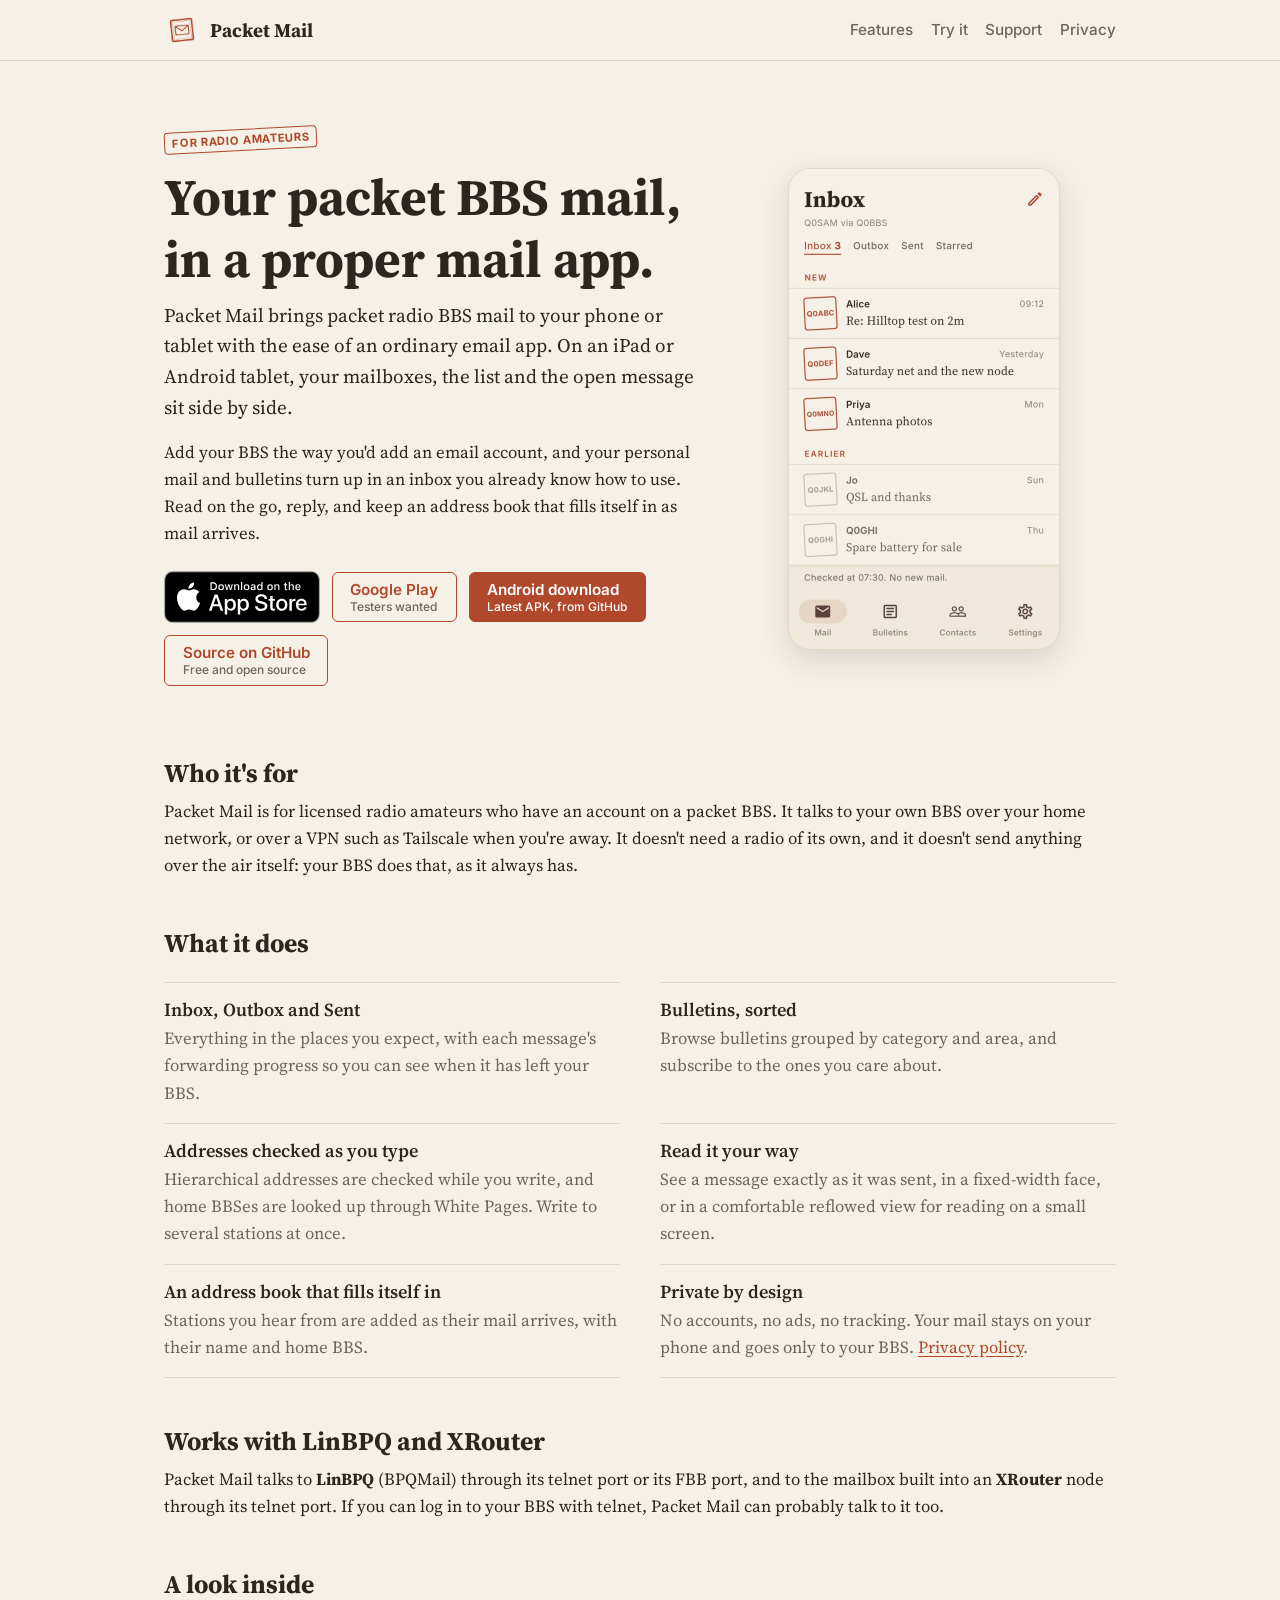
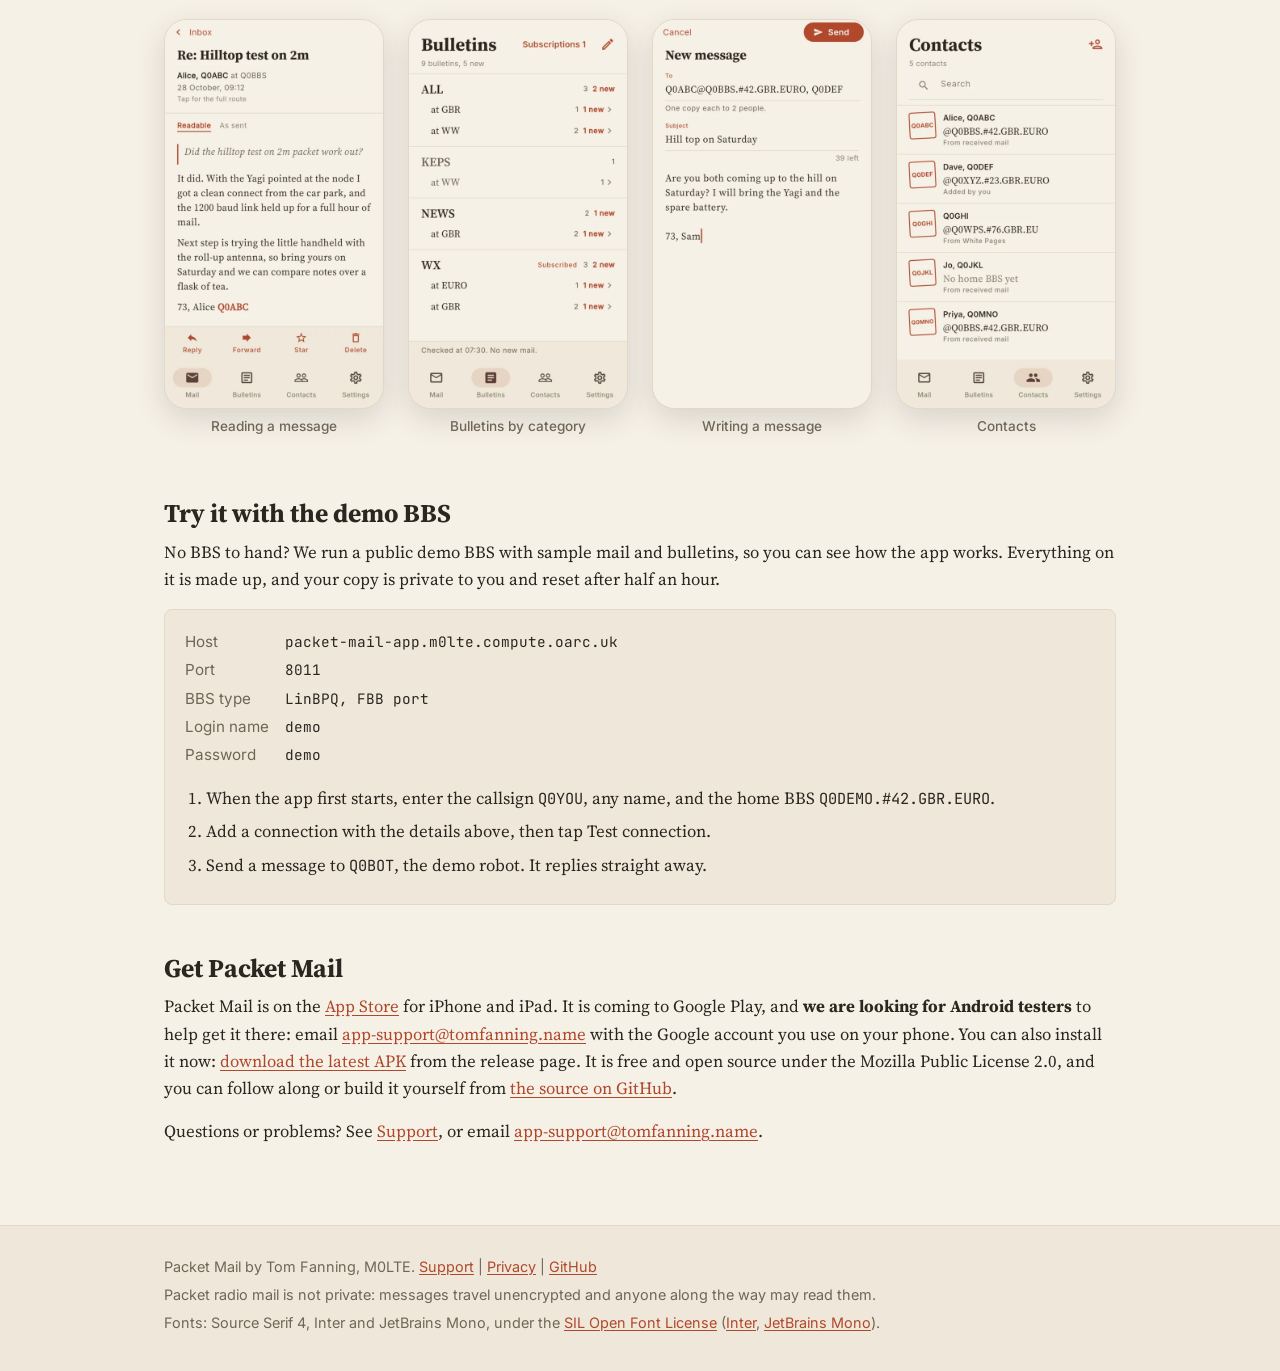
<file: site/index.html>
<!doctype html>
<html lang="en-GB">
<head>
<meta charset="utf-8">
<meta name="viewport" content="width=device-width, initial-scale=1">
<title>Packet Mail: packet radio BBS mail on your phone or tablet</title>
<meta name="description" content="Packet Mail brings packet radio BBS mail to your iPhone, iPad or Android phone or tablet, with the ease of an ordinary email app. Works with LinBPQ and XRouter. For licensed radio amateurs.">
<meta name="theme-color" content="#F6F1E7">
<link rel="icon" href="favicon.png" type="image/png">
<link rel="apple-touch-icon" href="assets/img/apple-touch-icon.png">
<link rel="preload" href="assets/fonts/SourceSerif4.woff2" as="font" type="font/woff2" crossorigin>
<link rel="stylesheet" href="assets/site.css?v=20261111">
<meta property="og:title" content="Packet Mail">
<meta property="og:description" content="Packet radio BBS mail on your phone or tablet, as easy as email.">
<meta property="og:image" content="https://packet-mail.m0lte.uk/assets/img/icon-512.png">
<meta property="og:url" content="https://packet-mail.m0lte.uk/">
</head>
<body>
<a class="skip" href="#main">Skip to content</a>

<header class="site-head">
  <div class="wrap">
    <a class="brand" href="./"><img src="assets/img/icon-192.png" alt="" width="36" height="36">Packet Mail</a>
    <nav aria-label="Main">
      <ul>
        <li><a href="#features">Features</a></li>
        <li><a href="#demo">Try it</a></li>
        <li><a href="support.html">Support</a></li>
        <li><a href="privacy.html">Privacy</a></li>
      </ul>
    </nav>
  </div>
</header>

<main id="main">
  <div class="wrap">

    <section class="hero" aria-labelledby="title">
      <div>
        <p class="stamp">FOR RADIO AMATEURS</p>
        <h1 id="title">Your packet BBS mail, in a proper mail app.</h1>
        <p class="lead">Packet Mail brings packet radio BBS mail to your phone or tablet with the ease of an ordinary email app. On an iPad or Android tablet, your mailboxes, the list and the open message sit side by side.</p>
        <p>Add your BBS the way you'd add an email account, and your personal mail and bulletins turn up in an inbox you already know how to use. Read on the go, reply, and keep an address book that fills itself in as mail arrives.</p>
        <div class="buttons">
          <a class="store-badge" href="https://apps.apple.com/gb/app/id6827955908"><img src="assets/img/app-store-badge.svg" alt="Download on the App Store" width="157" height="52"></a>
          <a class="button" href="mailto:app-support@tomfanning.name?subject=Packet%20Mail%20Android%20tester">Google Play<small>Testers wanted</small></a>
          <a class="button primary" href="https://github.com/m0lte/packet-mail/releases/latest">Android download<small>Latest APK, from GitHub</small></a>
          <a class="button" href="https://github.com/m0lte/packet-mail">Source on GitHub<small>Free and open source</small></a>
        </div>
      </div>
      <div class="shot">
        <img class="phone" src="assets/img/01-inbox.webp" width="540" height="960" alt="The Packet Mail inbox: three new messages with red callsign stamps, then two earlier ones, under the Inbox, Outbox, Sent and Starred tabs.">
      </div>
    </section>

    <section aria-labelledby="who">
      <h2 id="who">Who it's for</h2>
      <p>Packet Mail is for licensed radio amateurs who have an account on a packet BBS. It talks to your own BBS over your home network, or over a VPN such as Tailscale when you're away. It doesn't need a radio of its own, and it doesn't send anything over the air itself: your BBS does that, as it always has.</p>
    </section>

    <section id="features" aria-labelledby="features-title">
      <h2 id="features-title">What it does</h2>
      <ul class="features">
        <li>
          <h3>Inbox, Outbox and Sent</h3>
          <p>Everything in the places you expect, with each message's forwarding progress so you can see when it has left your BBS.</p>
        </li>
        <li>
          <h3>Bulletins, sorted</h3>
          <p>Browse bulletins grouped by category and area, and subscribe to the ones you care about.</p>
        </li>
        <li>
          <h3>Addresses checked as you type</h3>
          <p>Hierarchical addresses are checked while you write, and home BBSes are looked up through White Pages. Write to several stations at once.</p>
        </li>
        <li>
          <h3>Read it your way</h3>
          <p>See a message exactly as it was sent, in a fixed-width face, or in a comfortable reflowed view for reading on a small screen.</p>
        </li>
        <li>
          <h3>An address book that fills itself in</h3>
          <p>Stations you hear from are added as their mail arrives, with their name and home BBS.</p>
        </li>
        <li>
          <h3>Private by design</h3>
          <p>No accounts, no ads, no tracking. Your mail stays on your phone and goes only to your BBS. <a href="privacy.html">Privacy policy</a>.</p>
        </li>
      </ul>
    </section>

    <section aria-labelledby="bbs">
      <h2 id="bbs">Works with LinBPQ and XRouter</h2>
      <p>Packet Mail talks to <strong>LinBPQ</strong> (BPQMail) through its telnet port or its FBB port, and to the mailbox built into an <strong>XRouter</strong> node through its telnet port. If you can log in to your BBS with telnet, Packet Mail can probably talk to it too.</p>
    </section>

    <section aria-labelledby="gallery-title">
      <h2 id="gallery-title">A look inside</h2>
      <ul class="gallery">
        <li><figure><img class="phone" src="assets/img/02-message.webp" width="540" height="960" loading="lazy" alt="A reply from Alice open in the readable view, with the quoted question in italics and Reply, Forward, Star and Delete below."><figcaption>Reading a message</figcaption></figure></li>
        <li><figure><img class="phone" src="assets/img/03-bulletins.webp" width="540" height="960" loading="lazy" alt="The bulletins browser: ALL, KEPS, NEWS and WX, each split by area, with counts of new bulletins and one subscription."><figcaption>Bulletins by category</figcaption></figure></li>
        <li><figure><img class="phone" src="assets/img/04-compose.webp" width="540" height="960" loading="lazy" alt="Writing a new message to two stations at once, one copy each, with a full hierarchical address in the To line."><figcaption>Writing a message</figcaption></figure></li>
        <li><figure><img class="phone" src="assets/img/06-address-book.webp" width="540" height="960" loading="lazy" alt="The contacts list: each station with its callsign stamp, name, home BBS and where the details came from."><figcaption>Contacts</figcaption></figure></li>
      </ul>
    </section>

    <section id="demo" aria-labelledby="demo-title">
      <h2 id="demo-title">Try it with the demo BBS</h2>
      <p>No BBS to hand? We run a public demo BBS with sample mail and bulletins, so you can see how the app works. Everything on it is made up, and your copy is private to you and reset after half an hour.</p>
      <div class="panel">
        <dl class="details">
          <dt>Host</dt><dd>packet-mail-app.m0lte.compute.oarc.uk</dd>
          <dt>Port</dt><dd>8011</dd>
          <dt>BBS type</dt><dd>LinBPQ, FBB port</dd>
          <dt>Login name</dt><dd>demo</dd>
          <dt>Password</dt><dd>demo</dd>
        </dl>
        <ol class="steps">
          <li>When the app first starts, enter the callsign <code>Q0YOU</code>, any name, and the home BBS <code>Q0DEMO.#42.GBR.EURO</code>.</li>
          <li>Add a connection with the details above, then tap Test connection.</li>
          <li>Send a message to <code>Q0BOT</code>, the demo robot. It replies straight away.</li>
        </ol>
      </div>
    </section>

    <section aria-labelledby="get">
      <h2 id="get">Get Packet Mail</h2>
      <p>Packet Mail is on the <a href="https://apps.apple.com/gb/app/id6827955908">App Store</a> for iPhone and iPad. It is coming to Google Play, and <strong>we are looking for Android testers</strong> to help get it there: email <a href="mailto:app-support@tomfanning.name?subject=Packet%20Mail%20Android%20tester">app-support@tomfanning.name</a> with the Google account you use on your phone. You can also install it now: <a href="https://github.com/m0lte/packet-mail/releases/latest">download the latest APK</a> from the release page. It is free and open source under the Mozilla Public License 2.0, and you can follow along or build it yourself from <a href="https://github.com/m0lte/packet-mail">the source on GitHub</a>.</p>
      <p>Questions or problems? See <a href="support.html">Support</a>, or email <a href="mailto:app-support@tomfanning.name">app-support@tomfanning.name</a>.</p>
    </section>

  </div>
</main>

<footer class="site-foot">
  <div class="wrap">
    <p>Packet Mail by Tom Fanning, M0LTE. <a href="support.html">Support</a> | <a href="privacy.html">Privacy</a> | <a href="https://github.com/m0lte/packet-mail">GitHub</a></p>
    <p>Packet radio mail is not private: messages travel unencrypted and anyone along the way may read them.</p>
    <p>Fonts: Source Serif 4, Inter and JetBrains Mono, under the <a href="assets/fonts/OFL-SourceSerif4.txt">SIL Open Font License</a> (<a href="assets/fonts/OFL-Inter.txt">Inter</a>, <a href="assets/fonts/OFL-JetBrainsMono.txt">JetBrains Mono</a>).</p>
  </div>
</footer>
</body>
</html>
</file>
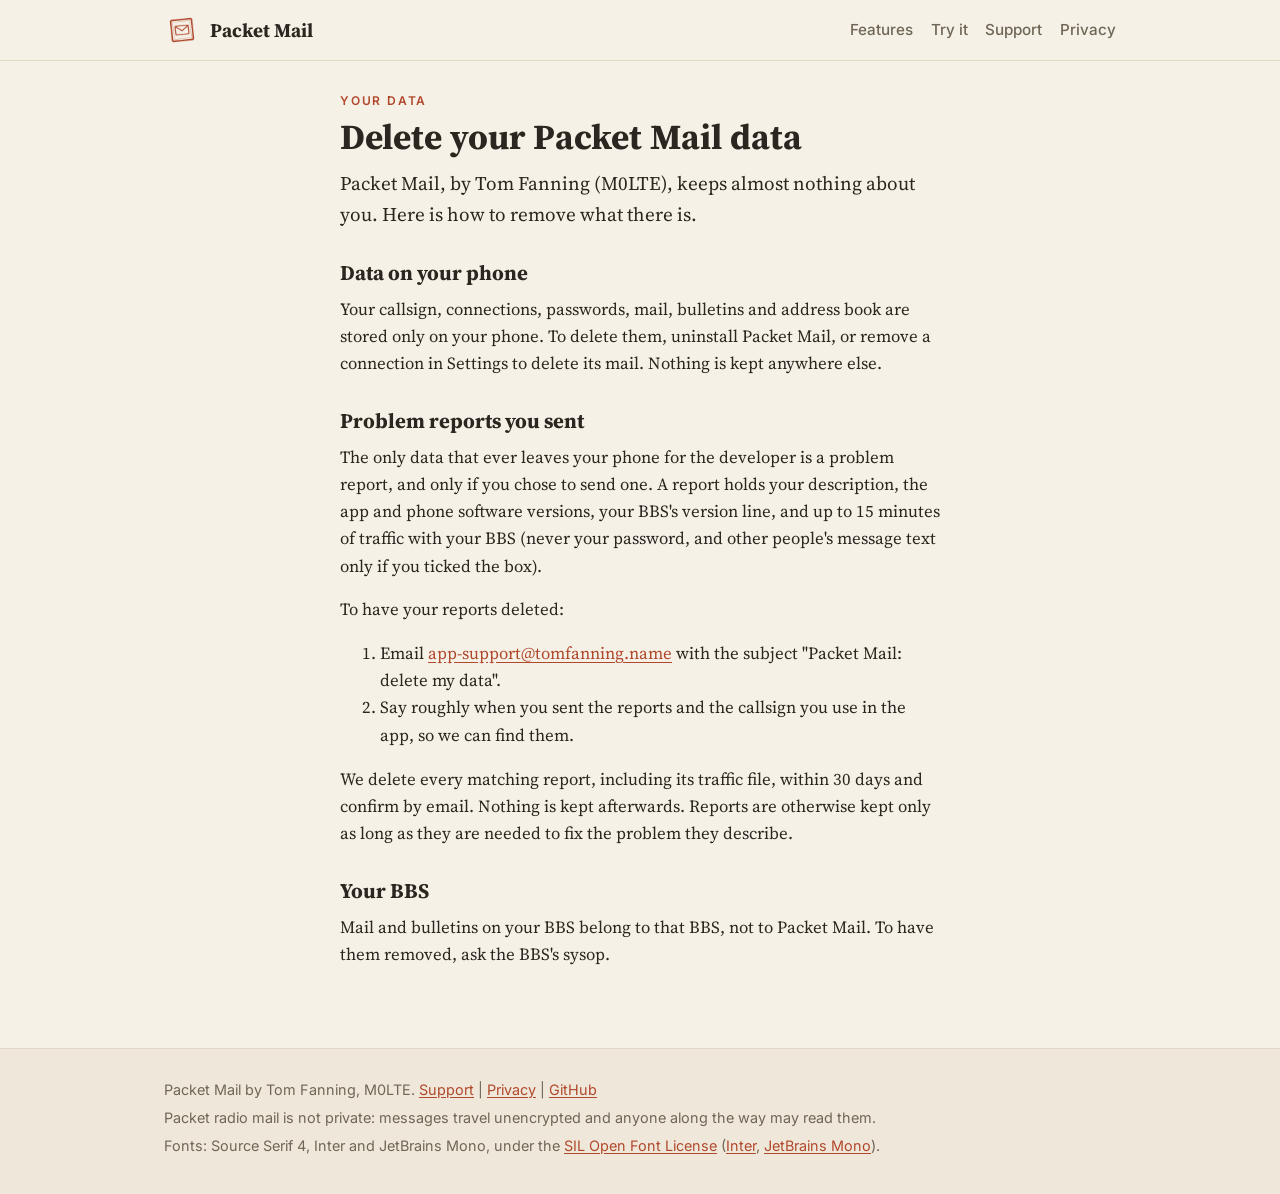
<file: site/delete-data.html>
<!doctype html>
<html lang="en-GB">
<head>
<meta charset="utf-8">
<meta name="viewport" content="width=device-width, initial-scale=1">
<title>Delete your data: Packet Mail</title>
<meta name="description" content="How to ask for your Packet Mail data to be deleted.">
<meta name="theme-color" content="#F6F1E7">
<link rel="icon" href="favicon.png" type="image/png">
<link rel="apple-touch-icon" href="assets/img/apple-touch-icon.png">
<link rel="stylesheet" href="assets/site.css?v=20261111">
</head>
<body>
<a class="skip" href="#main">Skip to content</a>

<header class="site-head">
  <div class="wrap">
    <a class="brand" href="./"><img src="assets/img/icon-192.png" alt="" width="36" height="36">Packet Mail</a>
    <nav aria-label="Main">
      <ul>
        <li><a href="./#features">Features</a></li>
        <li><a href="./#demo">Try it</a></li>
        <li><a href="support.html">Support</a></li>
        <li><a href="privacy.html">Privacy</a></li>
      </ul>
    </nav>
  </div>
</header>

<main id="main">
  <div class="wrap narrow prose">
    <p class="label">Your data</p>
    <h1>Delete your Packet Mail data</h1>
    <p class="lead">Packet Mail, by Tom Fanning (M0LTE), keeps almost nothing about you. Here is how to remove what there is.</p>
    <h2>Data on your phone</h2>
    <p>Your callsign, connections, passwords, mail, bulletins and address book are stored only on your phone. To delete them, uninstall Packet Mail, or remove a connection in Settings to delete its mail. Nothing is kept anywhere else.</p>
    <h2>Problem reports you sent</h2>
    <p>The only data that ever leaves your phone for the developer is a problem report, and only if you chose to send one. A report holds your description, the app and phone software versions, your BBS's version line, and up to 15 minutes of traffic with your BBS (never your password, and other people's message text only if you ticked the box).</p>
    <p>To have your reports deleted:</p>
    <ol>
      <li>Email <a href="mailto:app-support@tomfanning.name?subject=Packet%20Mail%3A%20delete%20my%20data">app-support@tomfanning.name</a> with the subject "Packet Mail: delete my data".</li>
      <li>Say roughly when you sent the reports and the callsign you use in the app, so we can find them.</li>
    </ol>
    <p>We delete every matching report, including its traffic file, within 30 days and confirm by email. Nothing is kept afterwards. Reports are otherwise kept only as long as they are needed to fix the problem they describe.</p>
    <h2>Your BBS</h2>
    <p>Mail and bulletins on your BBS belong to that BBS, not to Packet Mail. To have them removed, ask the BBS's sysop.</p>
  </div>
</main>

<footer class="site-foot">
  <div class="wrap">
    <p>Packet Mail by Tom Fanning, M0LTE. <a href="support.html">Support</a> | <a href="privacy.html">Privacy</a> | <a href="https://github.com/m0lte/packet-mail">GitHub</a></p>
    <p>Packet radio mail is not private: messages travel unencrypted and anyone along the way may read them.</p>
    <p>Fonts: Source Serif 4, Inter and JetBrains Mono, under the <a href="assets/fonts/OFL-SourceSerif4.txt">SIL Open Font License</a> (<a href="assets/fonts/OFL-Inter.txt">Inter</a>, <a href="assets/fonts/OFL-JetBrainsMono.txt">JetBrains Mono</a>).</p>
  </div>
</footer>
</body>
</html>
</file>
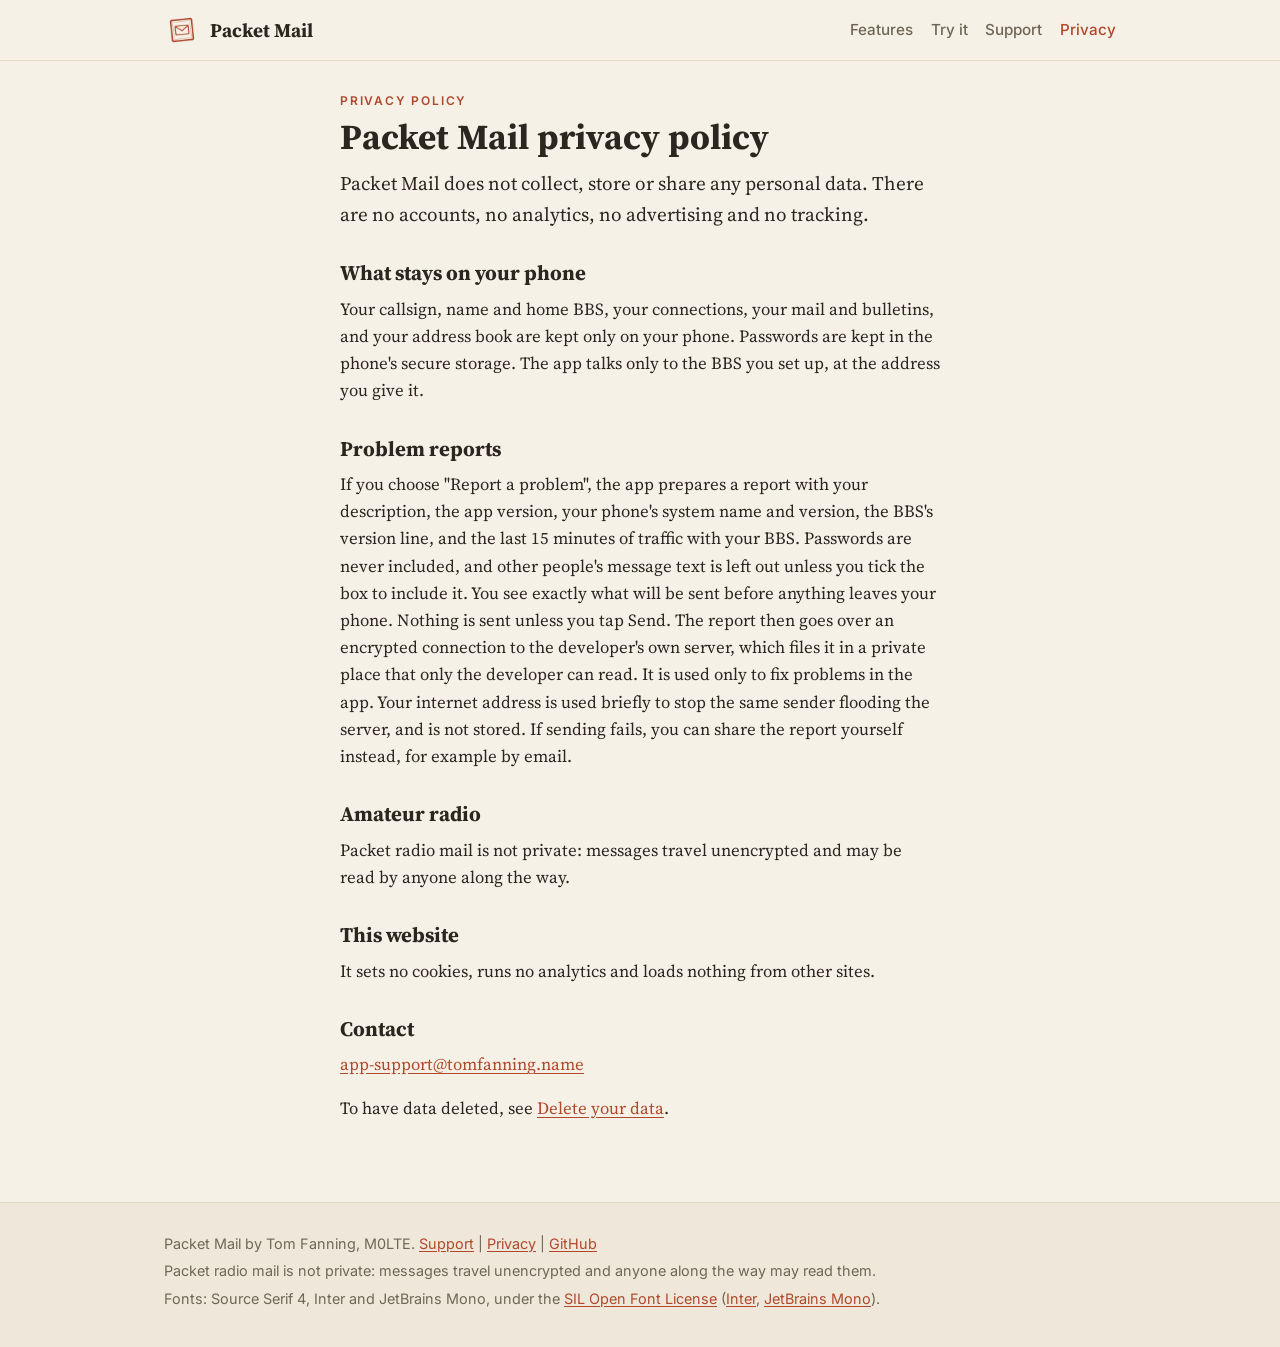
<file: site/privacy.html>
<!doctype html>
<html lang="en-GB">
<head>
<meta charset="utf-8">
<meta name="viewport" content="width=device-width, initial-scale=1">
<title>Privacy policy: Packet Mail</title>
<meta name="description" content="The Packet Mail privacy policy: the app collects no personal data.">
<meta name="theme-color" content="#F6F1E7">
<link rel="icon" href="favicon.png" type="image/png">
<link rel="apple-touch-icon" href="assets/img/apple-touch-icon.png">
<link rel="stylesheet" href="assets/site.css?v=20261111">
</head>
<body>
<a class="skip" href="#main">Skip to content</a>

<header class="site-head">
  <div class="wrap">
    <a class="brand" href="./"><img src="assets/img/icon-192.png" alt="" width="36" height="36">Packet Mail</a>
    <nav aria-label="Main">
      <ul>
        <li><a href="./#features">Features</a></li>
        <li><a href="./#demo">Try it</a></li>
        <li><a href="support.html">Support</a></li>
        <li><a href="privacy.html" aria-current="page">Privacy</a></li>
      </ul>
    </nav>
  </div>
</header>

<main id="main">
  <div class="wrap narrow prose">
    <p class="label">Privacy policy</p>
    <!-- Keep in step with docs/privacy.md in the repository: the two must say the same. -->
    <h1>Packet Mail privacy policy</h1>
    <p class="lead">Packet Mail does not collect, store or share any personal data. There are no accounts, no analytics, no advertising and no tracking.</p>
    <h2>What stays on your phone</h2>
    <p>Your callsign, name and home BBS, your connections, your mail and bulletins, and your address book are kept only on your phone. Passwords are kept in the phone's secure storage. The app talks only to the BBS you set up, at the address you give it.</p>
    <h2>Problem reports</h2>
    <p>If you choose "Report a problem", the app prepares a report with your description, the app version, your phone's system name and version, the BBS's version line, and the last 15 minutes of traffic with your BBS. Passwords are never included, and other people's message text is left out unless you tick the box to include it. You see exactly what will be sent before anything leaves your phone. Nothing is sent unless you tap Send. The report then goes over an encrypted connection to the developer's own server, which files it in a private place that only the developer can read. It is used only to fix problems in the app. Your internet address is used briefly to stop the same sender flooding the server, and is not stored. If sending fails, you can share the report yourself instead, for example by email.</p>
    <h2>Amateur radio</h2>
    <p>Packet radio mail is not private: messages travel unencrypted and may be read by anyone along the way.</p>
    <h2>This website</h2>
    <p>It sets no cookies, runs no analytics and loads nothing from other sites.</p>
    <h2>Contact</h2>
    <p><a href="mailto:app-support@tomfanning.name">app-support@tomfanning.name</a></p>
      <p>To have data deleted, see <a href="delete-data.html">Delete your data</a>.</p>
  </div>
</main>

<footer class="site-foot">
  <div class="wrap">
    <p>Packet Mail by Tom Fanning, M0LTE. <a href="support.html">Support</a> | <a href="privacy.html">Privacy</a> | <a href="https://github.com/m0lte/packet-mail">GitHub</a></p>
    <p>Packet radio mail is not private: messages travel unencrypted and anyone along the way may read them.</p>
    <p>Fonts: Source Serif 4, Inter and JetBrains Mono, under the <a href="assets/fonts/OFL-SourceSerif4.txt">SIL Open Font License</a> (<a href="assets/fonts/OFL-Inter.txt">Inter</a>, <a href="assets/fonts/OFL-JetBrainsMono.txt">JetBrains Mono</a>).</p>
  </div>
</footer>
</body>
</html>
</file>
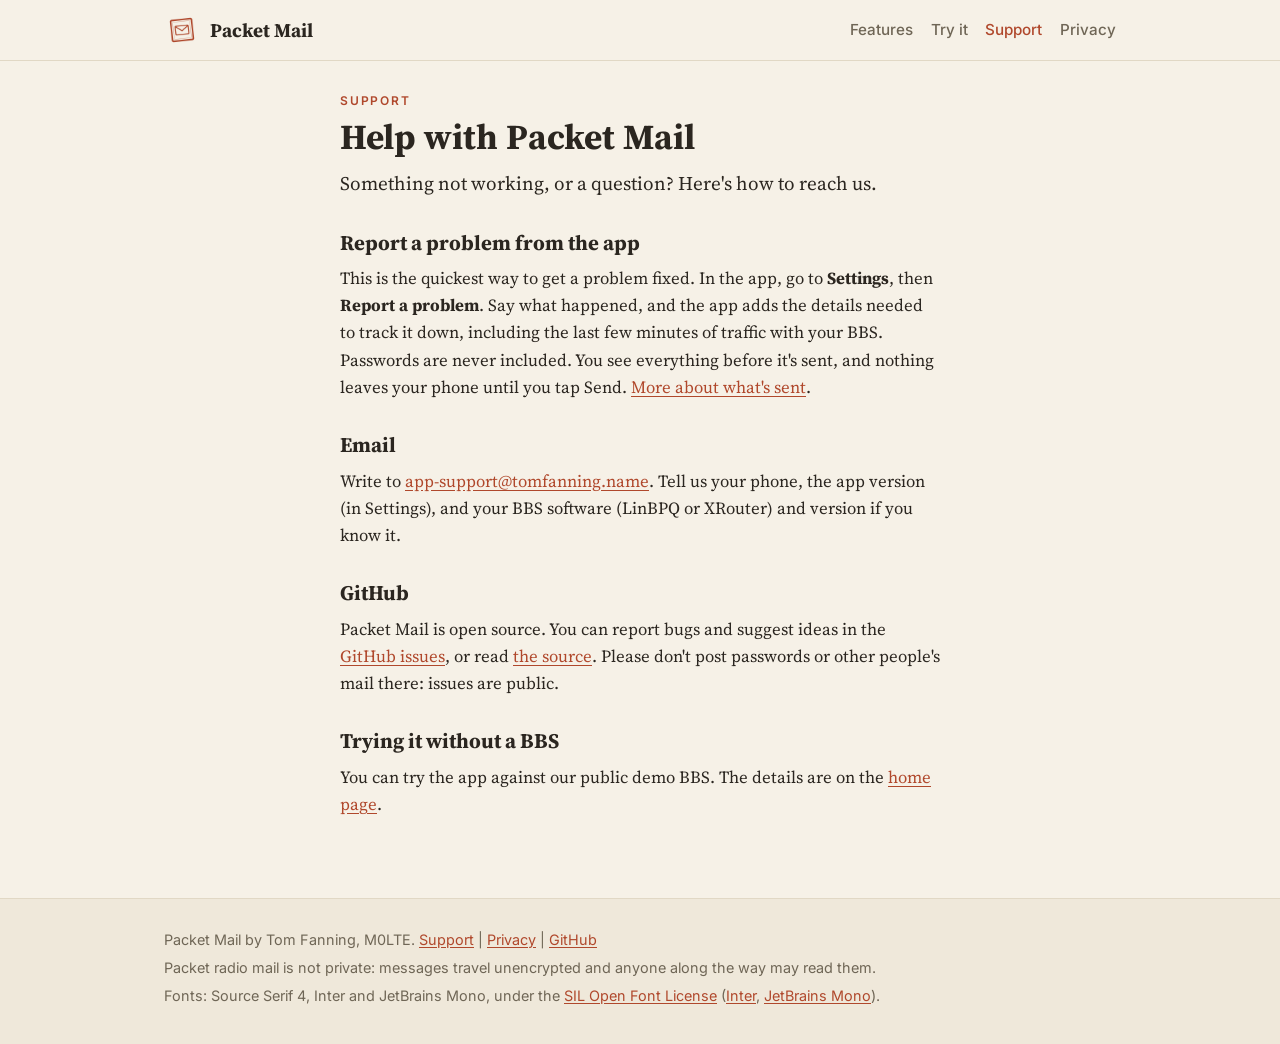
<file: site/support.html>
<!doctype html>
<html lang="en-GB">
<head>
<meta charset="utf-8">
<meta name="viewport" content="width=device-width, initial-scale=1">
<title>Support: Packet Mail</title>
<meta name="description" content="How to get help with Packet Mail, report a problem, or contact the developer.">
<meta name="theme-color" content="#F6F1E7">
<link rel="icon" href="favicon.png" type="image/png">
<link rel="apple-touch-icon" href="assets/img/apple-touch-icon.png">
<link rel="stylesheet" href="assets/site.css?v=20261111">
</head>
<body>
<a class="skip" href="#main">Skip to content</a>

<header class="site-head">
  <div class="wrap">
    <a class="brand" href="./"><img src="assets/img/icon-192.png" alt="" width="36" height="36">Packet Mail</a>
    <nav aria-label="Main">
      <ul>
        <li><a href="./#features">Features</a></li>
        <li><a href="./#demo">Try it</a></li>
        <li><a href="support.html" aria-current="page">Support</a></li>
        <li><a href="privacy.html">Privacy</a></li>
      </ul>
    </nav>
  </div>
</header>

<main id="main">
  <div class="wrap narrow prose">
    <p class="label">Support</p>
    <h1>Help with Packet Mail</h1>
    <p class="lead">Something not working, or a question? Here's how to reach us.</p>
    <h2>Report a problem from the app</h2>
    <p>This is the quickest way to get a problem fixed. In the app, go to <strong>Settings</strong>, then <strong>Report a problem</strong>. Say what happened, and the app adds the details needed to track it down, including the last few minutes of traffic with your BBS. Passwords are never included. You see everything before it's sent, and nothing leaves your phone until you tap Send. <a href="privacy.html">More about what's sent</a>.</p>
    <h2>Email</h2>
    <p>Write to <a href="mailto:app-support@tomfanning.name">app-support@tomfanning.name</a>. Tell us your phone, the app version (in Settings), and your BBS software (LinBPQ or XRouter) and version if you know it.</p>
    <h2>GitHub</h2>
    <p>Packet Mail is open source. You can report bugs and suggest ideas in the <a href="https://github.com/m0lte/packet-mail/issues">GitHub issues</a>, or read <a href="https://github.com/m0lte/packet-mail">the source</a>. Please don't post passwords or other people's mail there: issues are public.</p>
    <h2>Trying it without a BBS</h2>
    <p>You can try the app against our public demo BBS. The details are on the <a href="./#demo">home page</a>.</p>
  </div>
</main>

<footer class="site-foot">
  <div class="wrap">
    <p>Packet Mail by Tom Fanning, M0LTE. <a href="support.html">Support</a> | <a href="privacy.html">Privacy</a> | <a href="https://github.com/m0lte/packet-mail">GitHub</a></p>
    <p>Packet radio mail is not private: messages travel unencrypted and anyone along the way may read them.</p>
    <p>Fonts: Source Serif 4, Inter and JetBrains Mono, under the <a href="assets/fonts/OFL-SourceSerif4.txt">SIL Open Font License</a> (<a href="assets/fonts/OFL-Inter.txt">Inter</a>, <a href="assets/fonts/OFL-JetBrainsMono.txt">JetBrains Mono</a>).</p>
  </div>
</footer>
</body>
</html>
</file>
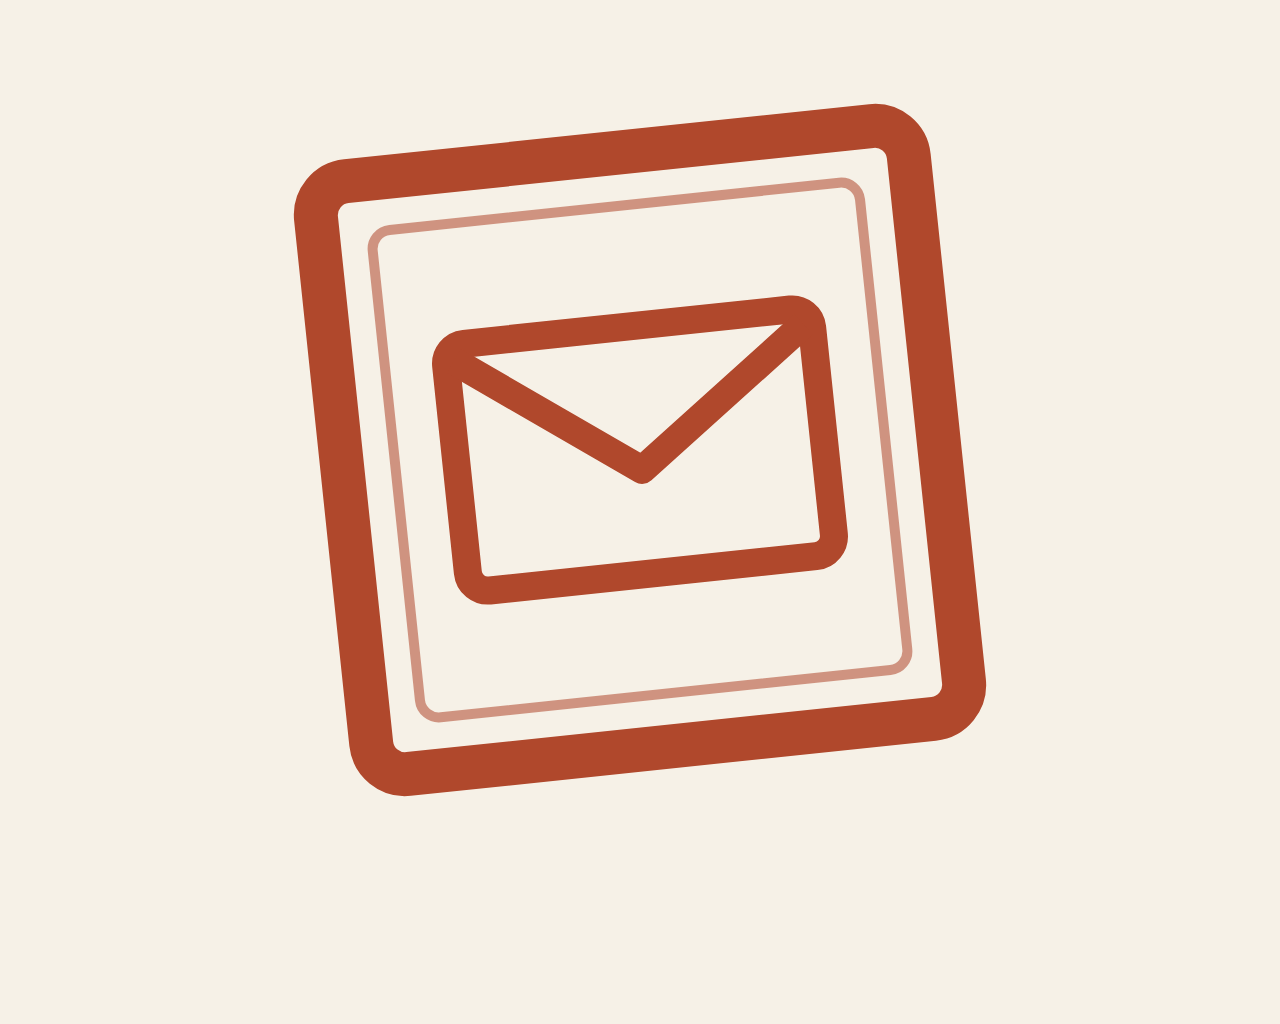
<file: assets/icon/icon.html>
<!doctype html><html><head><style>
html,body{margin:0;width:1024px;height:1024px;background:#f6f1e7;overflow:hidden}
.wrap{position:absolute;inset:0;display:flex;align-items:center;justify-content:center}
.stamp{width:640px;height:640px;border:44px solid #b0482c;border-radius:56px;transform:rotate(-6deg);box-sizing:border-box;display:flex;flex-direction:column;align-items:center;justify-content:center;position:relative}
.stamp:after{content:'';position:absolute;inset:26px;border:10px solid #b0482c;border-radius:24px;opacity:.55}
svg{width:400px;height:280px}
</style></head><body><div class="wrap"><div class="stamp">
<svg viewBox="0 0 100 70"><rect x="4" y="4" width="92" height="62" rx="5" fill="none" stroke="#b0482c" stroke-width="7"/><path d="M6 8 L50 40 L94 8" fill="none" stroke="#b0482c" stroke-width="7" stroke-linejoin="round"/></svg>
</div></div></body></html>
</file>
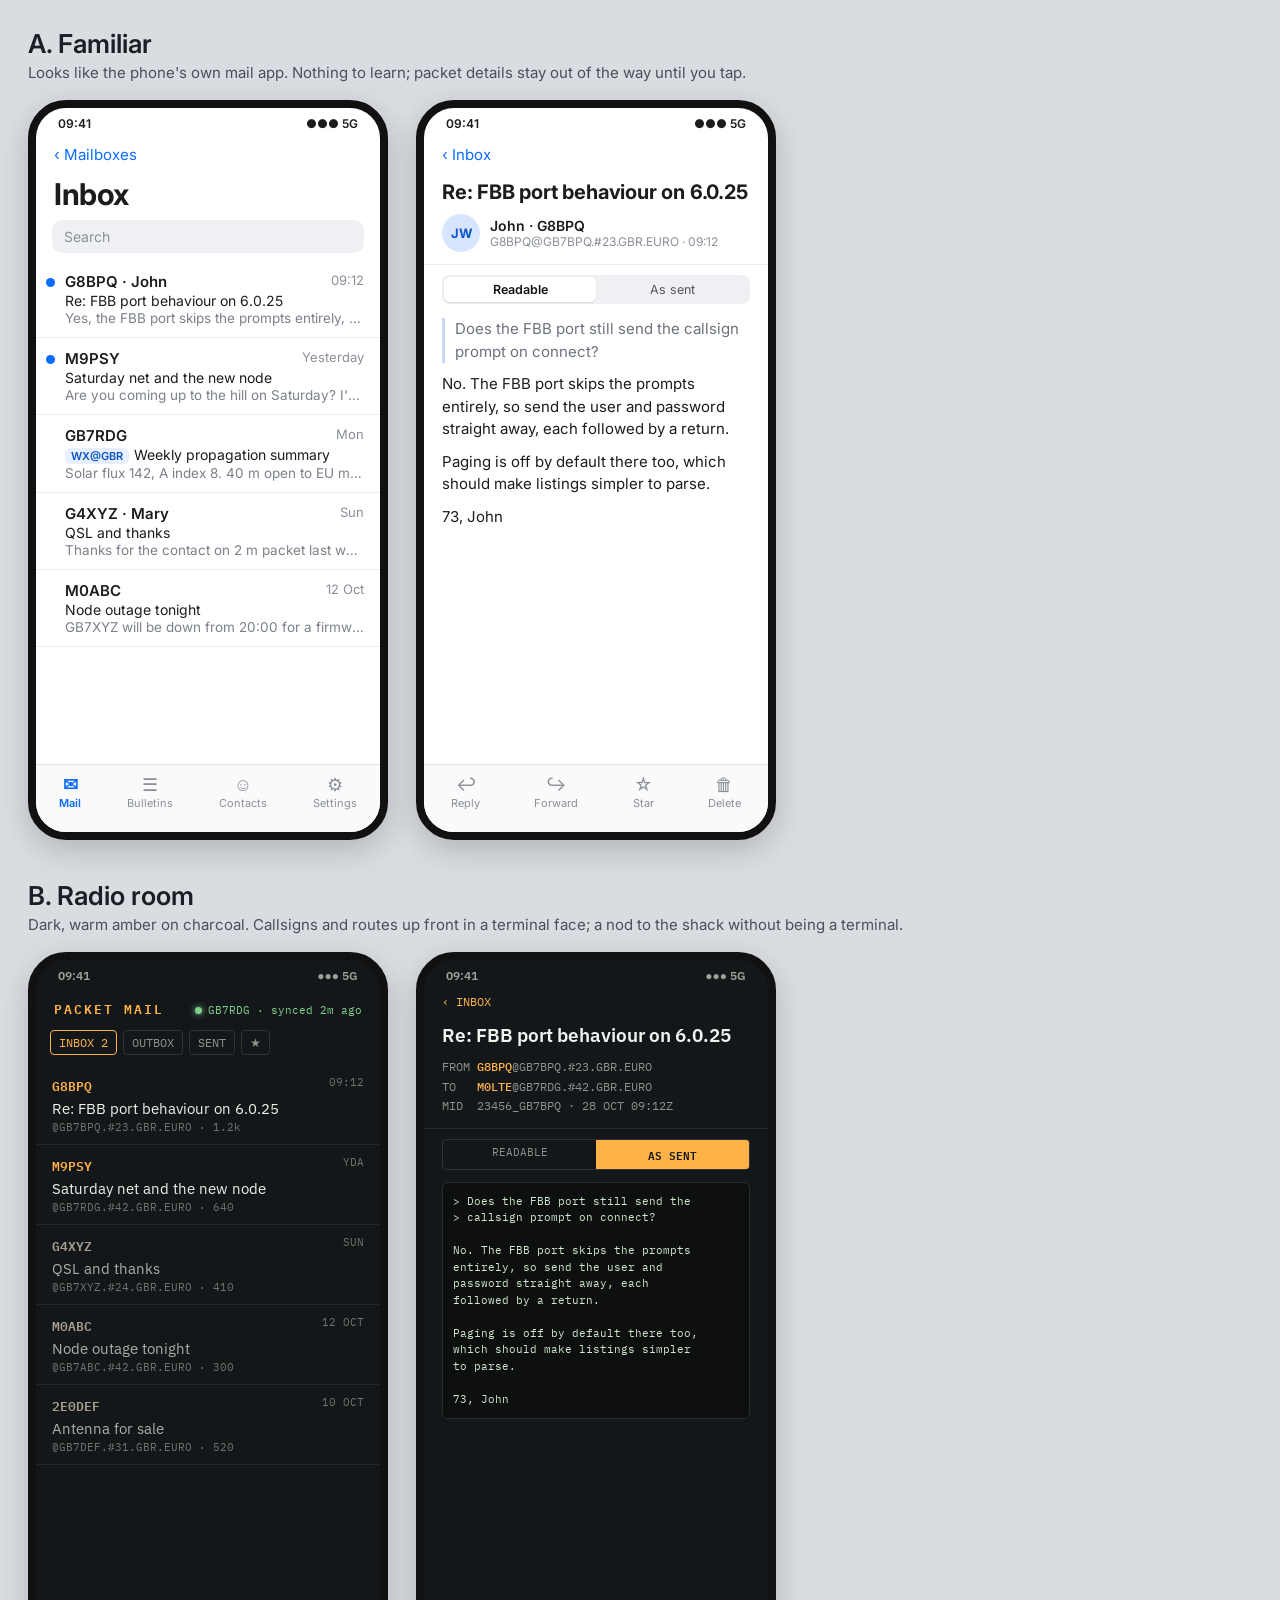
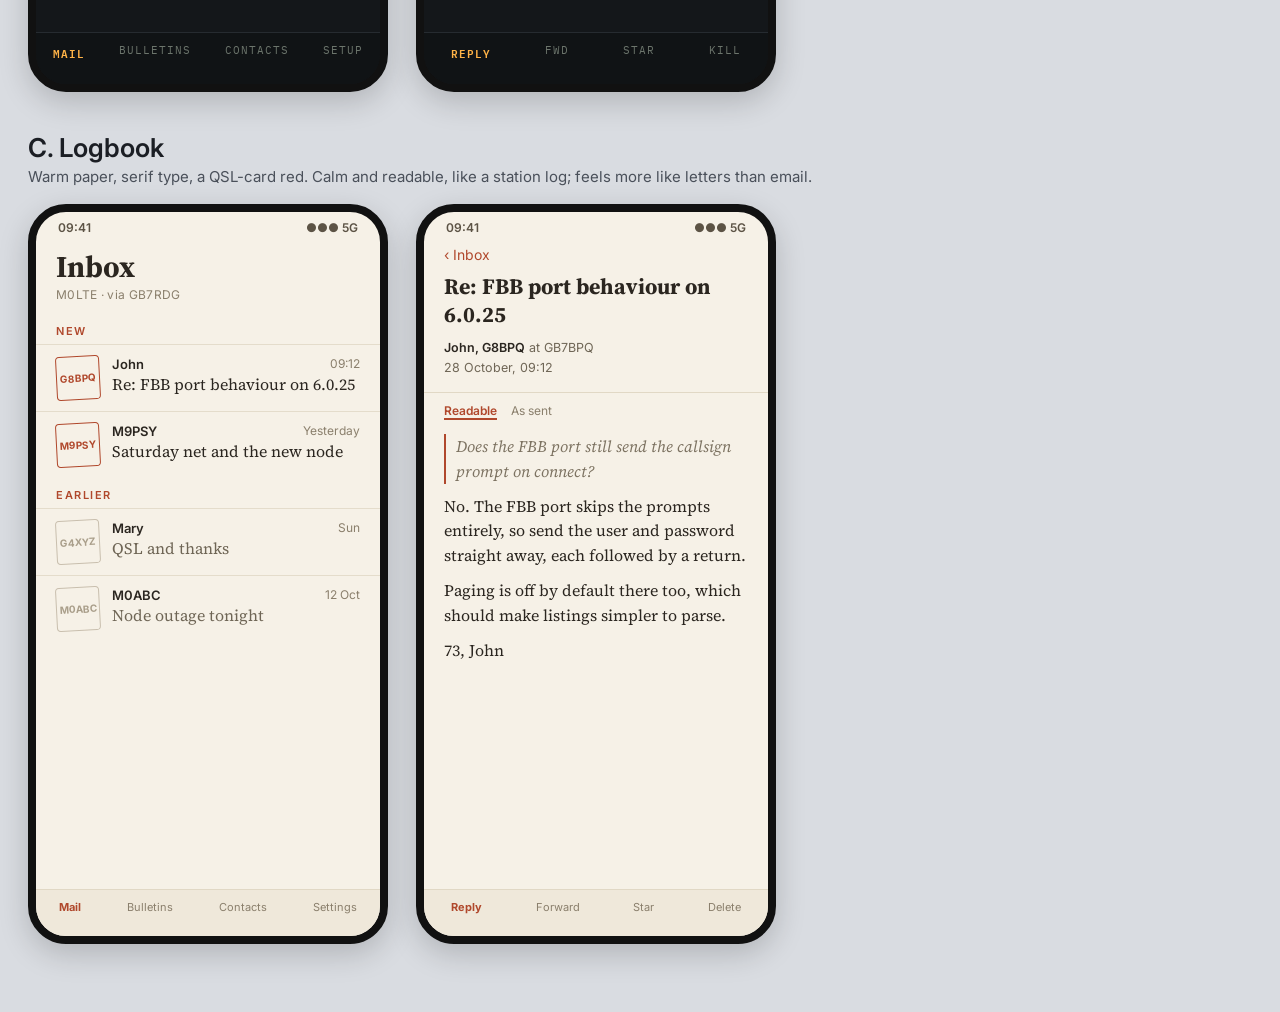
<file: docs/look-and-feel/options.html>
<!doctype html>
<html><head><meta charset="utf-8">
<link href="https://fonts.googleapis.com/css2?family=Inter:wght@400;500;600;700&family=IBM+Plex+Mono:wght@400;500;600&family=IBM+Plex+Sans:wght@400;500;600&family=Source+Serif+4:opsz,wght@8..60,400;8..60,600;8..60,700&family=JetBrains+Mono:wght@400;600&display=block" rel="stylesheet">
<style>
*{box-sizing:border-box;margin:0;padding:0}
body{background:#d9dce1;font-family:Inter,sans-serif;padding:28px}
h1{font:600 26px Inter;color:#1b1e24;margin:0 0 4px}
.sub{font:15px Inter;color:#4a505a;margin-bottom:18px}
.row{display:flex;gap:28px;margin-bottom:40px}
.phone{width:360px;height:740px;border-radius:38px;overflow:hidden;position:relative;box-shadow:0 10px 30px rgba(0,0,0,.18);border:8px solid #111;display:flex;flex-direction:column}
.status{height:30px;font-size:12px;display:flex;justify-content:space-between;padding:8px 22px 0;font-weight:600}
.pre{white-space:pre;font-size:11.4px;line-height:1.45}

/* ---------- A: Familiar ---------- */
.A{background:#fff;color:#1c1c1e;font-family:Inter}
.A .bar{padding:6px 18px 10px}
.A .bar .back{color:#0a6cff;font-size:15px}
.A .title{font:700 30px Inter;letter-spacing:-.5px;padding:2px 18px 8px}
.A .search{margin:0 16px 8px;background:#eff0f3;border-radius:10px;padding:8px 12px;color:#8a8f98;font-size:14px}
.A .item{display:flex;gap:10px;padding:11px 16px 11px 10px;border-bottom:1px solid #ececf0}
.A .dot{width:9px;height:9px;border-radius:50%;background:#0a6cff;margin-top:6px;flex:none}
.A .dot.off{background:transparent}
.A .main{flex:1;min-width:0}
.A .l1{display:flex;justify-content:space-between;font-size:15px}
.A .from{font-weight:600}
.A .time{color:#8a8f98;font-size:13px}
.A .subj{font-size:14px;margin-top:1px}
.A .snip{font-size:13.5px;color:#7b808a;white-space:nowrap;overflow:hidden;text-overflow:ellipsis;margin-top:1px}
.A .chip{display:inline-block;font-size:11px;font-weight:600;background:#e8f0ff;color:#0a55c8;border-radius:5px;padding:1px 6px;margin-right:5px}
.A .tabs{margin-top:auto;display:flex;justify-content:space-around;border-top:1px solid #e3e4e8;padding:9px 0 22px;font-size:11px;color:#8a8f98;background:#fafafa}
.A .tabs b{color:#0a6cff;font-weight:600}
.A .ico{display:block;text-align:center;font-size:18px;line-height:22px}
.A .mhead{padding:6px 18px 12px;border-bottom:1px solid #ececf0}
.A .msubj{font:700 20px Inter;margin-bottom:10px;letter-spacing:-.2px}
.A .who{display:flex;gap:10px;align-items:center}
.A .av{width:38px;height:38px;border-radius:50%;background:#d7e5ff;color:#0a55c8;font-weight:700;font-size:13px;display:flex;align-items:center;justify-content:center}
.A .route{font-size:12px;color:#8a8f98}
.A .body{padding:14px 18px;font-size:15px;line-height:1.5;flex:1}
.A .body p{margin-bottom:10px}
.A .quote{border-left:3px solid #c9d7f2;padding-left:10px;color:#6b717c;margin-bottom:10px}
.A .toggle{display:flex;background:#eff0f3;border-radius:8px;margin:10px 18px 0;padding:2px;font-size:12.5px}
.A .toggle span{flex:1;text-align:center;padding:5px;border-radius:6px;color:#555}
.A .toggle .on{background:#fff;color:#111;font-weight:600;box-shadow:0 1px 2px rgba(0,0,0,.1)}
.A a{color:#0a6cff;text-decoration:none}

/* ---------- B: Radio room ---------- */
.B{background:#14171a;color:#d8dcd3;font-family:'IBM Plex Sans'}
.B .status{color:#9aa39a}
.B .top{display:flex;justify-content:space-between;align-items:baseline;padding:8px 18px 6px}
.B .title{font:600 13px 'IBM Plex Mono';letter-spacing:2px;color:#ffb347;text-transform:uppercase}
.B .sync{font:11px 'IBM Plex Mono';color:#7fd18b}
.B .sync:before{content:'';display:inline-block;width:7px;height:7px;border-radius:50%;background:#7fd18b;margin-right:6px;box-shadow:0 0 6px #7fd18b}
.B .folders{display:flex;gap:6px;padding:4px 14px 10px;font:12px 'IBM Plex Mono'}
.B .folders span{border:1px solid #2c3238;border-radius:4px;padding:4px 8px;color:#8b948b}
.B .folders .on{border-color:#ffb347;color:#ffb347}
.B .item{padding:10px 16px;border-bottom:1px solid #22272c;display:grid;grid-template-columns:auto 1fr auto;gap:2px 10px}
.B .call{font:600 13px 'IBM Plex Mono';color:#ffb347;grid-column:1/3}
.B .call.read{color:#a8a08f}
.B .time{font:11px 'IBM Plex Mono';color:#6c756c;text-align:right}
.B .subj{grid-column:1/4;font-size:14.5px;color:#eef1ea}
.B .subj.read{color:#a9afa6}
.B .meta{grid-column:1/4;font:11px 'IBM Plex Mono';color:#6c756c}
.B .tabs{margin-top:auto;display:flex;justify-content:space-around;border-top:1px solid #262b30;padding:10px 0 22px;font:10.5px 'IBM Plex Mono';color:#6c756c;background:#101315;text-transform:uppercase;letter-spacing:1px}
.B .tabs b{color:#ffb347;font-weight:600}
.B .mhead{padding:6px 18px 12px;border-bottom:1px solid #262b30}
.B .back{font:12px 'IBM Plex Mono';color:#ffb347;padding:4px 18px 8px}
.B .msubj{font:600 19px 'IBM Plex Sans';color:#f1f3ee;margin-bottom:10px}
.B .hdr{font:11.5px/1.7 'IBM Plex Mono';color:#8b948b}
.B .hdr b{color:#ffb347;font-weight:500}
.B .body{padding:12px 18px;flex:1;font-size:14.5px;line-height:1.55;color:#d8dcd3}
.B .term{font-family:'IBM Plex Mono';color:#cfe8cf;background:#0d100e;border:1px solid #23302a;border-radius:6px;padding:10px;margin:0}
.B .toggle{display:flex;gap:0;margin:10px 18px 0;font:11px 'IBM Plex Mono';border:1px solid #2c3238;border-radius:4px;overflow:hidden}
.B .toggle span{flex:1;text-align:center;padding:5px;color:#8b948b}
.B .toggle .on{background:#ffb347;color:#14171a;font-weight:600}

/* ---------- C: Logbook ---------- */
.C{background:#f6f1e7;color:#2b2620;font-family:'Source Serif 4',serif}
.C .status{color:#5c5345;font-family:Inter}
.C .title{font:700 30px 'Source Serif 4';padding:4px 20px 0;color:#2b2620}
.C .ident{font:12px Inter;color:#8a7f6c;padding:0 20px 12px;letter-spacing:.3px}
.C .section{font:600 11px Inter;letter-spacing:1.5px;color:#b0482c;padding:10px 20px 6px;text-transform:uppercase}
.C .item{padding:11px 20px;border-top:1px solid #e4dccb;display:flex;gap:12px}
.C .stamp{flex:none;width:44px;height:44px;border:1.5px solid #b0482c;border-radius:4px;color:#b0482c;font:700 10px Inter;display:flex;align-items:center;justify-content:center;text-align:center;line-height:1.1;transform:rotate(-3deg)}
.C .stamp.read{border-color:#c9bfae;color:#a99e8a}
.C .main{flex:1;min-width:0}
.C .l1{display:flex;justify-content:space-between;font:600 13px Inter;color:#2b2620}
.C .l1 .t{font-weight:400;color:#8a7f6c;font-size:12px}
.C .subj{font-size:16px;margin-top:2px;line-height:1.3}
.C .subj.read{color:#6f6656}
.C .tabs{margin-top:auto;display:flex;justify-content:space-around;border-top:1px solid #e1d8c5;padding:10px 0 22px;font:11px Inter;color:#8a7f6c;background:#efe8da}
.C .tabs b{color:#b0482c}
.C .back{font:14px Inter;color:#b0482c;padding:4px 20px 6px}
.C .mhead{padding:4px 20px 14px;border-bottom:1px solid #e1d8c5}
.C .msubj{font:700 22px/1.25 'Source Serif 4';margin-bottom:10px}
.C .hdr{font:12.5px/1.6 Inter;color:#6f6656}
.C .hdr b{color:#2b2620;font-weight:600}
.C .body{padding:14px 20px;flex:1;font-size:16px;line-height:1.55}
.C .body p{margin-bottom:10px}
.C .quote{font-style:italic;color:#7d7362;border-left:2px solid #b0482c;padding-left:10px;margin-bottom:10px}
.C .toggle{display:flex;margin:10px 20px 0;font:12px Inter;gap:14px;color:#8a7f6c}
.C .toggle .on{color:#b0482c;font-weight:600;border-bottom:2px solid #b0482c}
.C .term{font-family:'JetBrains Mono';font-size:11px;background:#efe8da;padding:10px;border-radius:4px;margin:0}
</style></head><body>

<h1>A. Familiar</h1>
<div class="sub">Looks like the phone's own mail app. Nothing to learn; packet details stay out of the way until you tap.</div>
<div class="row">
 <div class="phone A">
  <div class="status"><span>09:41</span><span>●●● 5G</span></div>
  <div class="bar"><span class="back">‹ Mailboxes</span></div>
  <div class="title">Inbox</div>
  <div class="search">Search</div>
  <div class="item"><div class="dot"></div><div class="main"><div class="l1"><span class="from">G8BPQ · John</span><span class="time">09:12</span></div><div class="subj">Re: FBB port behaviour on 6.0.25</div><div class="snip">Yes, the FBB port skips the prompts entirely, so send the user and…</div></div></div>
  <div class="item"><div class="dot"></div><div class="main"><div class="l1"><span class="from">M9PSY</span><span class="time">Yesterday</span></div><div class="subj">Saturday net and the new node</div><div class="snip">Are you coming up to the hill on Saturday? I've got the Tait…</div></div></div>
  <div class="item"><div class="dot off"></div><div class="main"><div class="l1"><span class="from">GB7RDG</span><span class="time">Mon</span></div><div class="subj"><span class="chip">WX@GBR</span>Weekly propagation summary</div><div class="snip">Solar flux 142, A index 8. 40 m open to EU most evenings…</div></div></div>
  <div class="item"><div class="dot off"></div><div class="main"><div class="l1"><span class="from">G4XYZ · Mary</span><span class="time">Sun</span></div><div class="subj">QSL and thanks</div><div class="snip">Thanks for the contact on 2 m packet last week, card is in…</div></div></div>
  <div class="item"><div class="dot off"></div><div class="main"><div class="l1"><span class="from">M0ABC</span><span class="time">12 Oct</span></div><div class="subj">Node outage tonight</div><div class="snip">GB7XYZ will be down from 20:00 for a firmware update…</div></div></div>
  <div class="tabs"><span><b><span class="ico">✉</span>Mail</b></span><span><span class="ico">☰</span>Bulletins</span><span><span class="ico">☺</span>Contacts</span><span><span class="ico">⚙</span>Settings</span></div>
 </div>
 <div class="phone A">
  <div class="status"><span>09:41</span><span>●●● 5G</span></div>
  <div class="bar"><span class="back">‹ Inbox</span></div>
  <div class="mhead"><div class="msubj">Re: FBB port behaviour on 6.0.25</div>
   <div class="who"><div class="av">JW</div><div><div style="font-weight:600;font-size:14px">John · G8BPQ</div><div class="route">G8BPQ@GB7BPQ.#23.GBR.EURO · 09:12</div></div></div></div>
  <div class="toggle"><span class="on">Readable</span><span>As sent</span></div>
  <div class="body">
   <div class="quote">Does the FBB port still send the callsign prompt on connect?</div>
   <p>No. The FBB port skips the prompts entirely, so send the user and password straight away, each followed by a return.</p>
   <p>Paging is off by default there too, which should make listings simpler to parse.</p>
   <p>73, John</p>
  </div>
  <div class="tabs"><span><span class="ico">↩</span>Reply</span><span><span class="ico">↪</span>Forward</span><span><span class="ico">☆</span>Star</span><span><span class="ico">🗑</span>Delete</span></div>
 </div>
</div>

<h1>B. Radio room</h1>
<div class="sub">Dark, warm amber on charcoal. Callsigns and routes up front in a terminal face; a nod to the shack without being a terminal.</div>
<div class="row">
 <div class="phone B">
  <div class="status"><span>09:41</span><span>●●● 5G</span></div>
  <div class="top"><span class="title">Packet Mail</span><span class="sync">GB7RDG · synced 2m ago</span></div>
  <div class="folders"><span class="on">INBOX 2</span><span>OUTBOX</span><span>SENT</span><span>★</span></div>
  <div class="item"><span class="call">G8BPQ</span><span class="time">09:12</span><span class="subj">Re: FBB port behaviour on 6.0.25</span><span class="meta">@GB7BPQ.#23.GBR.EURO · 1.2k</span></div>
  <div class="item"><span class="call">M9PSY</span><span class="time">YDA</span><span class="subj">Saturday net and the new node</span><span class="meta">@GB7RDG.#42.GBR.EURO · 640</span></div>
  <div class="item"><span class="call read">G4XYZ</span><span class="time">SUN</span><span class="subj read">QSL and thanks</span><span class="meta">@GB7XYZ.#24.GBR.EURO · 410</span></div>
  <div class="item"><span class="call read">M0ABC</span><span class="time">12 OCT</span><span class="subj read">Node outage tonight</span><span class="meta">@GB7ABC.#42.GBR.EURO · 300</span></div>
  <div class="item"><span class="call read">2E0DEF</span><span class="time">10 OCT</span><span class="subj read">Antenna for sale</span><span class="meta">@GB7DEF.#31.GBR.EURO · 520</span></div>
  <div class="tabs"><span><b>Mail</b></span><span>Bulletins</span><span>Contacts</span><span>Setup</span></div>
 </div>
 <div class="phone B">
  <div class="status"><span>09:41</span><span>●●● 5G</span></div>
  <div class="back">‹ INBOX</div>
  <div class="mhead"><div class="msubj">Re: FBB port behaviour on 6.0.25</div>
   <div class="hdr">FROM <b>G8BPQ</b>@GB7BPQ.#23.GBR.EURO<br>TO&nbsp;&nbsp;&nbsp;<b>M0LTE</b>@GB7RDG.#42.GBR.EURO<br>MID&nbsp;&nbsp;23456_GB7BPQ · 28 OCT 09:12Z</div></div>
  <div class="toggle"><span>READABLE</span><span class="on">AS SENT</span></div>
  <div class="body"><pre class="term pre">&gt; Does the FBB port still send the
&gt; callsign prompt on connect?

No. The FBB port skips the prompts
entirely, so send the user and
password straight away, each
followed by a return.

Paging is off by default there too,
which should make listings simpler
to parse.

73, John</pre></div>
  <div class="tabs"><span><b>Reply</b></span><span>Fwd</span><span>Star</span><span>Kill</span></div>
 </div>
</div>

<h1>C. Logbook</h1>
<div class="sub">Warm paper, serif type, a QSL-card red. Calm and readable, like a station log; feels more like letters than email.</div>
<div class="row">
 <div class="phone C">
  <div class="status"><span>09:41</span><span>●●● 5G</span></div>
  <div class="title">Inbox</div>
  <div class="ident">M0LTE · via GB7RDG</div>
  <div class="section">New</div>
  <div class="item"><div class="stamp">G8BPQ</div><div class="main"><div class="l1"><span>John</span><span class="t">09:12</span></div><div class="subj">Re: FBB port behaviour on 6.0.25</div></div></div>
  <div class="item"><div class="stamp">M9PSY</div><div class="main"><div class="l1"><span>M9PSY</span><span class="t">Yesterday</span></div><div class="subj">Saturday net and the new node</div></div></div>
  <div class="section">Earlier</div>
  <div class="item"><div class="stamp read">G4XYZ</div><div class="main"><div class="l1"><span>Mary</span><span class="t">Sun</span></div><div class="subj read">QSL and thanks</div></div></div>
  <div class="item"><div class="stamp read">M0ABC</div><div class="main"><div class="l1"><span>M0ABC</span><span class="t">12 Oct</span></div><div class="subj read">Node outage tonight</div></div></div>
  <div class="tabs"><span><b>Mail</b></span><span>Bulletins</span><span>Contacts</span><span>Settings</span></div>
 </div>
 <div class="phone C">
  <div class="status"><span>09:41</span><span>●●● 5G</span></div>
  <div class="back">‹ Inbox</div>
  <div class="mhead"><div class="msubj">Re: FBB port behaviour on 6.0.25</div>
   <div class="hdr"><b>John, G8BPQ</b> at GB7BPQ<br>28 October, 09:12</div></div>
  <div class="toggle"><span class="on">Readable</span><span>As sent</span></div>
  <div class="body">
   <div class="quote">Does the FBB port still send the callsign prompt on connect?</div>
   <p>No. The FBB port skips the prompts entirely, so send the user and password straight away, each followed by a return.</p>
   <p>Paging is off by default there too, which should make listings simpler to parse.</p>
   <p>73, John</p>
  </div>
  <div class="tabs"><span><b>Reply</b></span><span>Forward</span><span>Star</span><span>Delete</span></div>
 </div>
</div>
</body></html>
</file>
<file: site/assets/site.css>
/* Packet Mail website. The Logbook look from lib/theme.dart. */

@font-face { font-family: "Source Serif 4"; src: url("fonts/SourceSerif4.woff2") format("woff2"); font-weight: 400 700; font-style: normal; font-display: swap; }
@font-face { font-family: "Source Serif 4"; src: url("fonts/SourceSerif4-Italic.woff2") format("woff2"); font-weight: 400 700; font-style: italic; font-display: swap; }
@font-face { font-family: "Inter"; src: url("fonts/Inter.woff2") format("woff2"); font-weight: 400 700; font-style: normal; font-display: swap; }
@font-face { font-family: "JetBrains Mono"; src: url("fonts/JetBrainsMono.woff2") format("woff2"); font-weight: 400 700; font-style: normal; font-display: swap; }

:root {
  --paper: #F6F1E7;
  --paper-deep: #EFE8DA;
  --rule: #E1D8C5;
  --ink: #2B2620;
  --ink-soft: #6F6656;
  --red: #B0482C;
  --red-dark: #8E3820;
  --serif: "Source Serif 4", Georgia, serif;
  --sans: "Inter", system-ui, sans-serif;
  --mono: "JetBrains Mono", ui-monospace, monospace;
}

*, *::before, *::after { box-sizing: border-box; }

html { -webkit-text-size-adjust: 100%; }

body {
  margin: 0;
  min-height: 100vh;
  display: flex;
  flex-direction: column;
  background: var(--paper);
  color: var(--ink);
  font: 400 1.0625rem/1.6 var(--serif);
}

a { color: var(--red); text-underline-offset: 0.15em; }
a:hover { color: var(--red-dark); }
a:focus-visible, .button:focus-visible { outline: 3px solid var(--red); outline-offset: 2px; border-radius: 3px; }

img { max-width: 100%; height: auto; display: block; }
figure { margin: 0; }

main { flex: 1; }

.skip { position: absolute; left: -999px; top: 0; background: var(--ink); color: var(--paper); padding: 0.5rem 1rem; font-family: var(--sans); }
.skip:focus { left: 0.5rem; top: 0.5rem; z-index: 10; }

.wrap { max-width: 62rem; margin: 0 auto; padding: 0 1.25rem; }
.narrow { max-width: 40rem; }

/* Header and footer */

.site-head { border-bottom: 1px solid var(--rule); }
.site-head .wrap { display: flex; align-items: center; justify-content: space-between; gap: 1rem; padding-top: 0.75rem; padding-bottom: 0.75rem; flex-wrap: wrap; }
.brand { display: flex; align-items: center; gap: 0.6rem; color: var(--ink); text-decoration: none; font: 700 1.2rem var(--serif); }
.brand img { width: 36px; height: 36px; border-radius: 8px; }
.site-head nav ul { list-style: none; display: flex; gap: 1.1rem; margin: 0; padding: 0; font: 500 0.95rem var(--sans); }
.site-head nav a { color: var(--ink-soft); text-decoration: none; padding: 0.4rem 0; }
.site-head nav a:hover, .site-head nav a[aria-current="page"] { color: var(--red); }

.site-foot { margin-top: 4rem; border-top: 1px solid var(--rule); background: var(--paper-deep); font: 400 0.9rem/1.6 var(--sans); color: var(--ink-soft); }
.site-foot .wrap { padding-top: 1.5rem; padding-bottom: 2rem; }
.site-foot p { margin: 0.3rem 0; }

/* Type */

h1, h2, h3 { font-family: var(--serif); line-height: 1.2; margin: 0 0 0.6rem; }
h1 { font-size: 2.2rem; font-weight: 700; }
h2 { font-size: 1.6rem; font-weight: 700; margin-top: 3rem; }
h3 { font-size: 1.15rem; font-weight: 600; }
p { margin: 0 0 1rem; }

.label { font: 600 0.75rem var(--sans); letter-spacing: 0.15em; text-transform: uppercase; color: var(--red); margin: 0 0 0.5rem; }
.lead { font-size: 1.2rem; color: var(--ink); }
.muted { color: var(--ink-soft); }
code, .mono { font-family: var(--mono); font-size: 0.9em; }

/* Hero */

.hero { padding: 2.5rem 0 1rem; display: grid; gap: 2rem; align-items: center; }
.hero h1 { font-size: 2.5rem; }
.hero .shot { max-width: 17rem; margin: 0 auto; }

.phone {
  border-radius: 1.4rem;
  overflow: hidden;
  border: 1px solid var(--rule);
  box-shadow: 0 10px 30px rgba(43, 38, 32, 0.14);
  background: var(--paper);
}

.buttons { display: flex; flex-wrap: wrap; align-items: center; gap: 0.75rem; margin: 1.5rem 0 0.5rem; }
/* Apple's badge, unaltered; Apple asks for at least 40 px tall on screen. */
.store-badge { display: inline-block; line-height: 0; border-radius: 9px; }
.store-badge img { height: 52px; width: auto; display: block; }
.store-badge:focus-visible { outline: 3px solid var(--red); outline-offset: 2px; }
.button {
  display: inline-flex; flex-direction: column; justify-content: center;
  min-height: 3rem; padding: 0.45rem 1.1rem;
  border: 1.5px solid var(--red); border-radius: 6px;
  font: 600 0.95rem/1.25 var(--sans); color: var(--red); text-decoration: none; background: transparent;
}
.button small { font-weight: 500; font-size: 0.75rem; color: var(--ink-soft); }
.button.primary { background: var(--red); color: #fff; }
.button.primary small { color: #fff; }
.button.primary:hover { background: var(--red-dark); color: #fff; }
.button.soon { border-style: dashed; border-color: var(--ink-soft); color: var(--ink); }

/* Stamp, as on the app's inbox */
.stamp {
  display: inline-block; border: 1.5px solid var(--red); border-radius: 4px; color: var(--red);
  font: 700 0.7rem var(--sans); letter-spacing: 0.06em; padding: 0.2rem 0.45rem;
  transform: rotate(-3deg); margin-bottom: 1rem;
}

/* Features */

.features { list-style: none; margin: 1.5rem 0 0; padding: 0; display: grid; gap: 0; }
.features li { border-top: 1px solid var(--rule); padding: 1rem 0; }
.features li:last-child { border-bottom: 1px solid var(--rule); }
.features h3 { margin-bottom: 0.25rem; }
.features p { margin: 0; color: var(--ink-soft); }

/* Panels */

.panel { background: var(--paper-deep); border: 1px solid var(--rule); border-radius: 8px; padding: 1.25rem 1.25rem 0.5rem; margin-top: 1rem; }
.details { display: grid; grid-template-columns: max-content 1fr; gap: 0.25rem 1rem; margin: 0 0 1rem; font-family: var(--sans); font-size: 0.95rem; }
.details dt { color: var(--ink-soft); }
.details dd { margin: 0; font-family: var(--mono); font-size: 0.9rem; overflow-wrap: anywhere; }
@media (max-width: 30rem) {
  .details { grid-template-columns: 1fr; }
  .details dt { font-size: 0.8rem; margin-top: 0.4rem; }
  .details dd { font-size: 0.85rem; }
}
ol.steps { padding-left: 1.3rem; }
ol.steps li { margin-bottom: 0.4rem; }

/* Gallery */

.gallery { list-style: none; padding: 0.25rem 0 1rem; margin: 1rem -1.25rem 0; display: flex; gap: 1rem; overflow-x: auto; scroll-snap-type: x mandatory; padding-left: 1.25rem; padding-right: 1.25rem; }
.gallery li { flex: 0 0 62%; scroll-snap-align: center; margin: 0; }
.gallery figcaption { font: 500 0.85rem var(--sans); color: var(--ink-soft); text-align: center; margin-top: 0.6rem; }

/* Prose pages */

.prose { padding-top: 2rem; }
.prose h2 { font-size: 1.3rem; margin-top: 2rem; }

@media (min-width: 40rem) {
  .gallery li { flex-basis: 40%; }
}

@media (min-width: 52rem) {
  .hero { grid-template-columns: 1.4fr 1fr; padding-top: 4rem; }
  .hero h1 { font-size: 3.2rem; }
  .features { grid-template-columns: 1fr 1fr; column-gap: 2.5rem; }
  .features li:nth-last-child(2) { border-bottom: 1px solid var(--rule); }
  .gallery { margin: 1rem 0 0; padding-left: 0; padding-right: 0; overflow: visible; display: grid; grid-template-columns: repeat(4, 1fr); gap: 1.5rem; }
  .split { display: grid; grid-template-columns: 1fr 1fr; gap: 2.5rem; }
  .split h2 { margin-top: 3rem; }
}

@media (prefers-reduced-motion: reduce) { * { scroll-behavior: auto !important; } }
</file>
